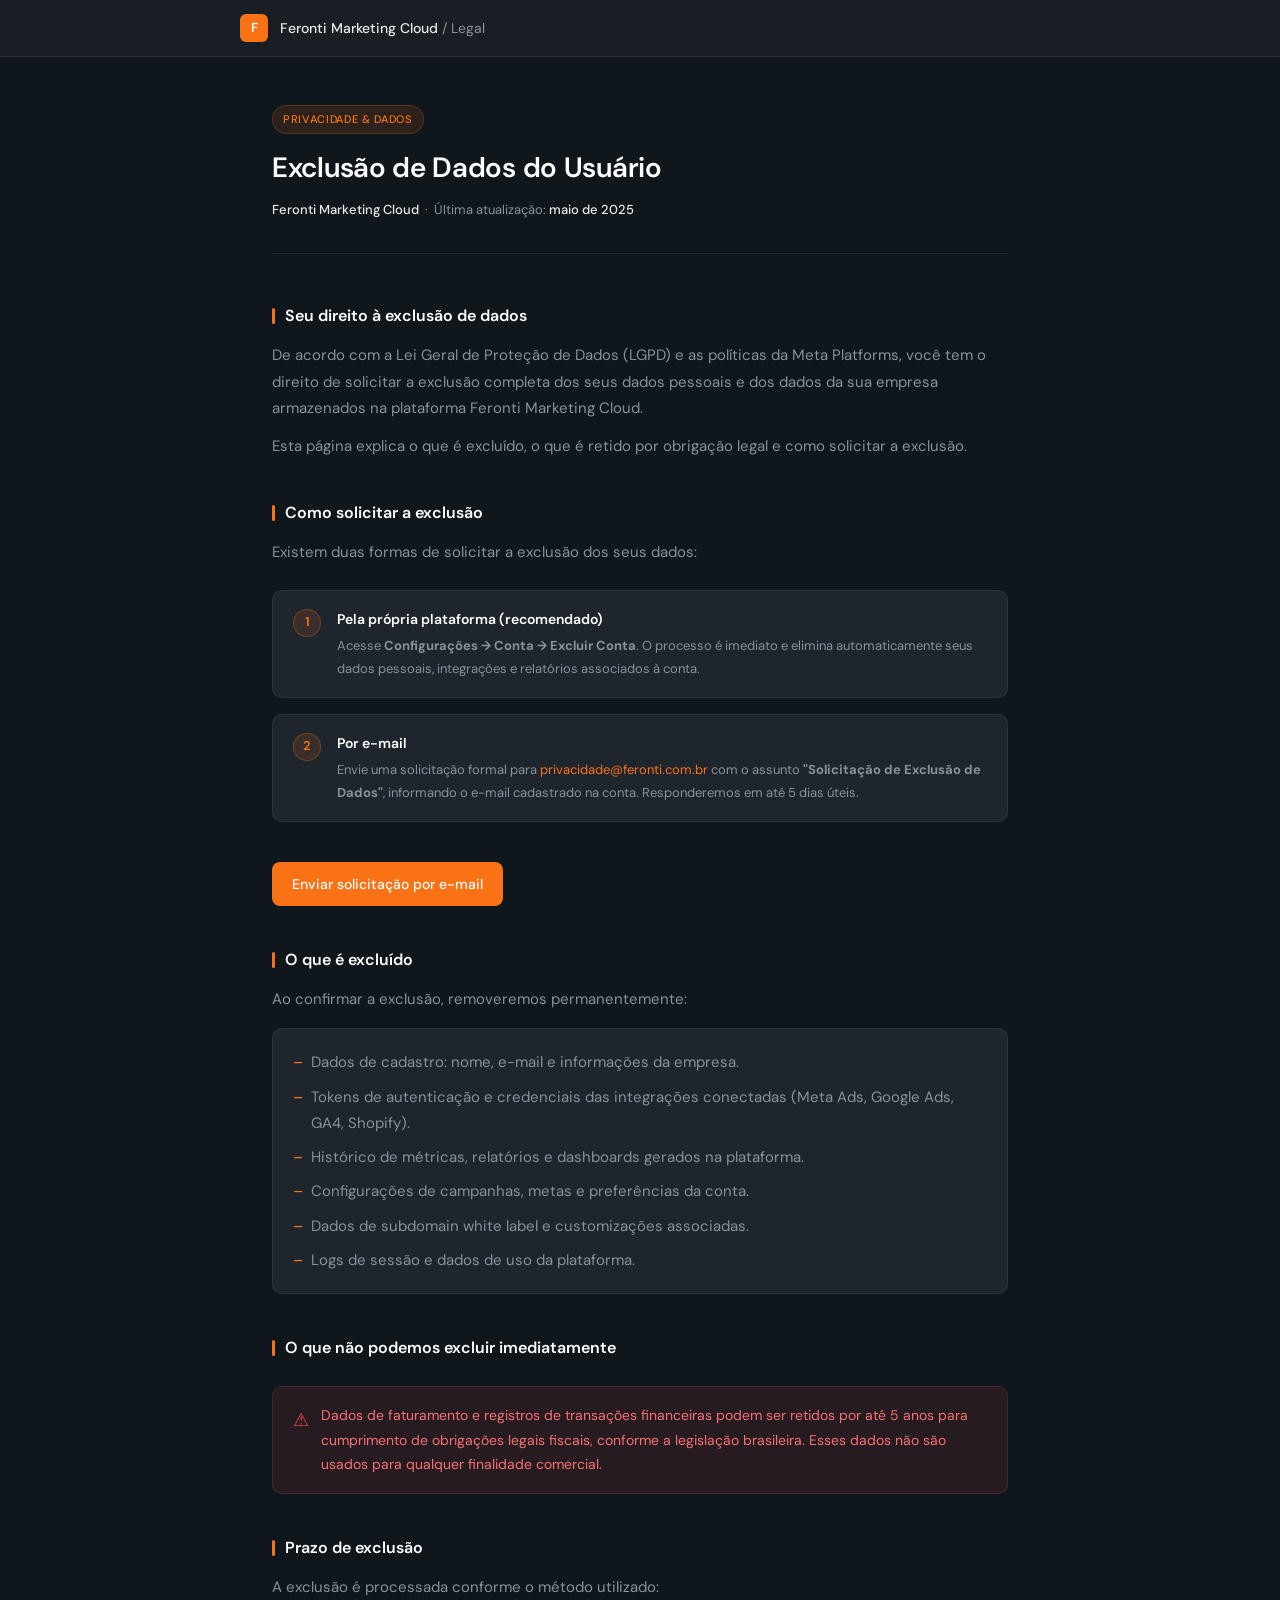
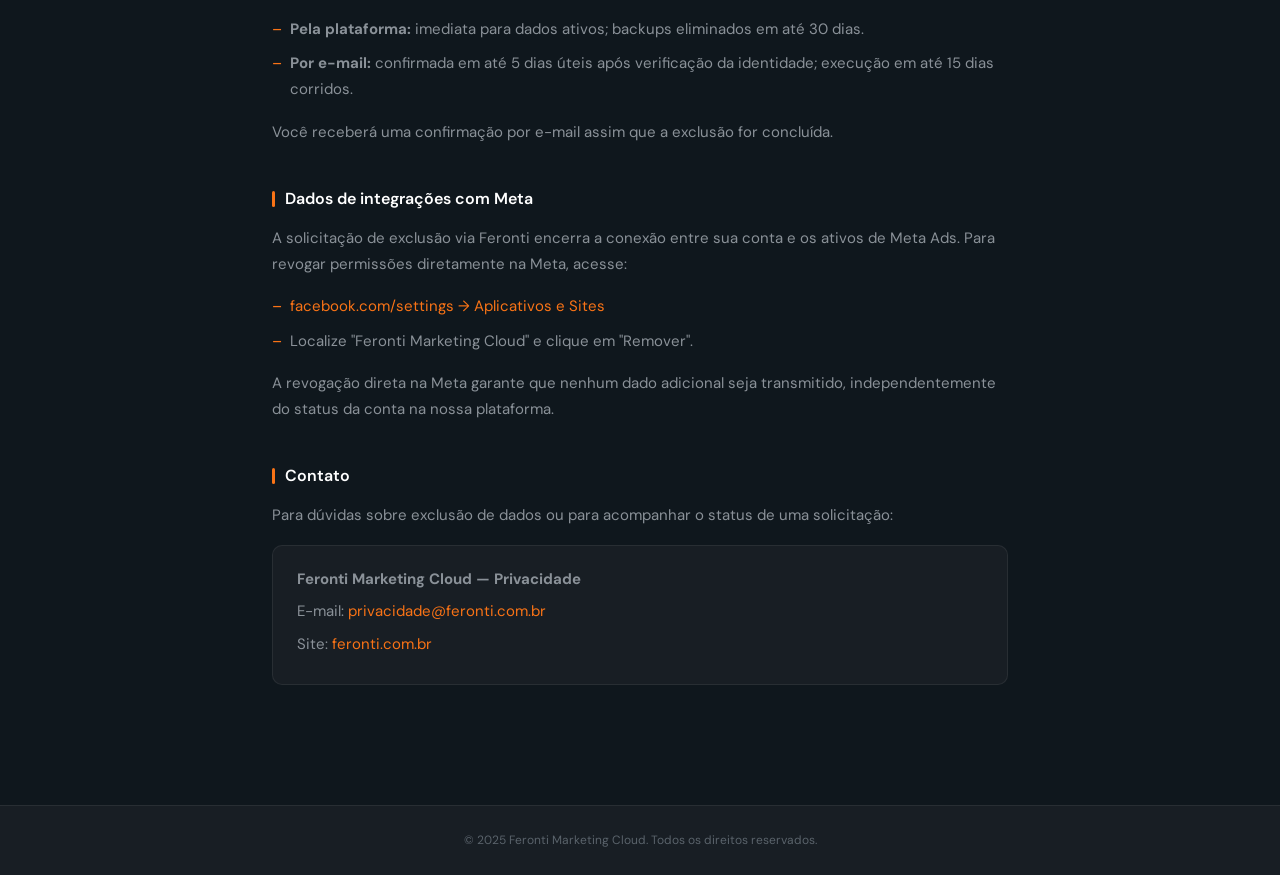
<file: data-deletion.html>
<!DOCTYPE html>
<html lang="pt-BR">
<head>
<meta charset="UTF-8">
<meta name="viewport" content="width=device-width, initial-scale=1.0">
<title>Exclusão de Dados — Feronti Marketing Cloud</title>
<link href="https://fonts.googleapis.com/css2?family=DM+Sans:ital,wght@0,300;0,400;0,500;0,600;1,400&display=swap" rel="stylesheet">
<style>
  *, *::before, *::after { box-sizing: border-box; margin: 0; padding: 0; }
  :root {
    --bg: #0f171d;
    --surface: #181e24;
    --surface2: #1e252d;
    --border: rgba(255,255,255,0.07);
    --orange: #f97316;
    --orange-dim: rgba(249,115,22,0.12);
    --text: #e8eaed;
    --text-muted: #8a9198;
    --text-dim: #5a636b;
    --red: #ef4444;
    --red-dim: rgba(239,68,68,0.1);
  }
  html { scroll-behavior: smooth; }
  body {
    font-family: 'DM Sans', sans-serif;
    background: var(--bg);
    color: var(--text);
    line-height: 1.75;
    font-size: 15px;
    min-height: 100vh;
  }
  header {
    background: var(--surface);
    border-bottom: 1px solid var(--border);
    padding: 0 2rem;
    position: sticky;
    top: 0;
    z-index: 100;
  }
  .header-inner {
    max-width: 800px;
    margin: 0 auto;
    display: flex;
    align-items: center;
    gap: 12px;
    height: 56px;
  }
  .logo-mark {
    width: 28px;
    height: 28px;
    background: var(--orange);
    border-radius: 6px;
    display: flex;
    align-items: center;
    justify-content: center;
    font-size: 13px;
    font-weight: 600;
    color: #fff;
    flex-shrink: 0;
  }
  .brand {
    font-size: 14px;
    font-weight: 500;
    color: var(--text);
  }
  .brand span { color: var(--text-muted); font-weight: 400; }
  main {
    max-width: 800px;
    margin: 0 auto;
    padding: 3rem 2rem 5rem;
  }
  .page-header {
    margin-bottom: 3rem;
    padding-bottom: 2rem;
    border-bottom: 1px solid var(--border);
  }
  .page-tag {
    display: inline-flex;
    align-items: center;
    gap: 6px;
    background: var(--orange-dim);
    border: 1px solid rgba(249,115,22,0.2);
    color: var(--orange);
    font-size: 11px;
    font-weight: 500;
    letter-spacing: 0.06em;
    text-transform: uppercase;
    padding: 4px 10px;
    border-radius: 20px;
    margin-bottom: 1rem;
  }
  h1 {
    font-size: 28px;
    font-weight: 600;
    color: #fff;
    line-height: 1.3;
    margin-bottom: 0.75rem;
    letter-spacing: -0.3px;
  }
  .page-meta {
    color: var(--text-muted);
    font-size: 13px;
  }
  .page-meta strong { color: var(--text); font-weight: 500; }
  section { margin-bottom: 2.5rem; }
  h2 {
    font-size: 16px;
    font-weight: 600;
    color: #fff;
    margin-bottom: 0.75rem;
    display: flex;
    align-items: center;
    gap: 10px;
  }
  h2::before {
    content: '';
    display: block;
    width: 3px;
    height: 16px;
    background: var(--orange);
    border-radius: 2px;
    flex-shrink: 0;
  }
  p { color: var(--text-muted); margin-bottom: 0.75rem; }
  p:last-child { margin-bottom: 0; }
  ul { list-style: none; padding: 0; margin-bottom: 0.75rem; }
  ul li {
    color: var(--text-muted);
    padding: 4px 0 4px 18px;
    position: relative;
  }
  ul li::before {
    content: '–';
    position: absolute;
    left: 0;
    color: var(--orange);
    font-weight: 500;
  }
  a { color: var(--orange); text-decoration: none; }
  a:hover { text-decoration: underline; }

  /* Steps */
  .steps {
    display: flex;
    flex-direction: column;
    gap: 1rem;
    margin: 1.5rem 0;
  }
  .step {
    display: flex;
    gap: 1rem;
    align-items: flex-start;
    background: var(--surface2);
    border: 1px solid var(--border);
    border-radius: 10px;
    padding: 1rem 1.25rem;
  }
  .step-number {
    width: 28px;
    height: 28px;
    border-radius: 50%;
    background: var(--orange-dim);
    border: 1px solid rgba(249,115,22,0.3);
    color: var(--orange);
    font-size: 13px;
    font-weight: 600;
    display: flex;
    align-items: center;
    justify-content: center;
    flex-shrink: 0;
    margin-top: 2px;
  }
  .step-content h3 {
    font-size: 14px;
    font-weight: 600;
    color: #fff;
    margin-bottom: 4px;
  }
  .step-content p {
    font-size: 13px;
    margin: 0;
  }

  /* Alert */
  .alert {
    background: var(--red-dim);
    border: 1px solid rgba(239,68,68,0.2);
    border-radius: 10px;
    padding: 1rem 1.25rem;
    margin: 1.5rem 0;
    display: flex;
    gap: 12px;
    align-items: flex-start;
  }
  .alert-icon {
    color: var(--red);
    font-size: 18px;
    margin-top: 2px;
    flex-shrink: 0;
  }
  .alert p {
    color: #f87171;
    font-size: 14px;
    margin: 0;
  }

  /* Email button */
  .email-btn {
    display: inline-flex;
    align-items: center;
    gap: 8px;
    background: var(--orange);
    color: #fff;
    font-family: 'DM Sans', sans-serif;
    font-size: 14px;
    font-weight: 500;
    padding: 10px 20px;
    border-radius: 8px;
    text-decoration: none;
    margin-top: 1rem;
    transition: opacity 0.15s;
  }
  .email-btn:hover { opacity: 0.88; text-decoration: none; }

  .contact-card {
    background: var(--surface);
    border: 1px solid var(--border);
    border-radius: 10px;
    padding: 1.25rem 1.5rem;
    margin-top: 1rem;
  }
  .contact-card p { margin-bottom: 0.4rem; }

  .data-list {
    background: var(--surface2);
    border: 1px solid var(--border);
    border-radius: 10px;
    padding: 1rem 1.25rem;
    margin: 1rem 0;
  }
  .data-list ul { margin: 0; }

  footer {
    border-top: 1px solid var(--border);
    background: var(--surface);
    text-align: center;
    padding: 1.5rem 2rem;
    color: var(--text-dim);
    font-size: 12px;
  }
</style>
</head>
<body>
<header>
  <div class="header-inner">
    <div class="logo-mark">F</div>
    <span class="brand">Feronti Marketing Cloud <span>/ Legal</span></span>
  </div>
</header>
<main>
  <div class="page-header">
    <div class="page-tag">Privacidade & Dados</div>
    <h1>Exclusão de Dados do Usuário</h1>
    <p class="page-meta">
      <strong>Feronti Marketing Cloud</strong> &nbsp;·&nbsp; Última atualização: <strong>maio de 2025</strong>
    </p>
  </div>

  <section>
    <h2>Seu direito à exclusão de dados</h2>
    <p>De acordo com a Lei Geral de Proteção de Dados (LGPD) e as políticas da Meta Platforms, você tem o direito de solicitar a exclusão completa dos seus dados pessoais e dos dados da sua empresa armazenados na plataforma Feronti Marketing Cloud.</p>
    <p>Esta página explica o que é excluído, o que é retido por obrigação legal e como solicitar a exclusão.</p>
  </section>

  <section>
    <h2>Como solicitar a exclusão</h2>
    <p>Existem duas formas de solicitar a exclusão dos seus dados:</p>

    <div class="steps">
      <div class="step">
        <div class="step-number">1</div>
        <div class="step-content">
          <h3>Pela própria plataforma (recomendado)</h3>
          <p>Acesse <strong>Configurações → Conta → Excluir Conta</strong>. O processo é imediato e elimina automaticamente seus dados pessoais, integrações e relatórios associados à conta.</p>
        </div>
      </div>
      <div class="step">
        <div class="step-number">2</div>
        <div class="step-content">
          <h3>Por e-mail</h3>
          <p>Envie uma solicitação formal para <a href="mailto:privacidade@feronti.com.br">privacidade@feronti.com.br</a> com o assunto <strong>"Solicitação de Exclusão de Dados"</strong>, informando o e-mail cadastrado na conta. Responderemos em até 5 dias úteis.</p>
        </div>
      </div>
    </div>

    <a class="email-btn" href="mailto:privacidade@feronti.com.br?subject=Solicita%C3%A7%C3%A3o%20de%20Exclus%C3%A3o%20de%20Dados">
      Enviar solicitação por e-mail
    </a>
  </section>

  <section>
    <h2>O que é excluído</h2>
    <p>Ao confirmar a exclusão, removeremos permanentemente:</p>
    <div class="data-list">
      <ul>
        <li>Dados de cadastro: nome, e-mail e informações da empresa.</li>
        <li>Tokens de autenticação e credenciais das integrações conectadas (Meta Ads, Google Ads, GA4, Shopify).</li>
        <li>Histórico de métricas, relatórios e dashboards gerados na plataforma.</li>
        <li>Configurações de campanhas, metas e preferências da conta.</li>
        <li>Dados de subdomain white label e customizações associadas.</li>
        <li>Logs de sessão e dados de uso da plataforma.</li>
      </ul>
    </div>
  </section>

  <section>
    <h2>O que não podemos excluir imediatamente</h2>
    <div class="alert">
      <div class="alert-icon">⚠</div>
      <p>Dados de faturamento e registros de transações financeiras podem ser retidos por até 5 anos para cumprimento de obrigações legais fiscais, conforme a legislação brasileira. Esses dados não são usados para qualquer finalidade comercial.</p>
    </div>
  </section>

  <section>
    <h2>Prazo de exclusão</h2>
    <p>A exclusão é processada conforme o método utilizado:</p>
    <ul>
      <li><strong>Pela plataforma:</strong> imediata para dados ativos; backups eliminados em até 30 dias.</li>
      <li><strong>Por e-mail:</strong> confirmada em até 5 dias úteis após verificação da identidade; execução em até 15 dias corridos.</li>
    </ul>
    <p>Você receberá uma confirmação por e-mail assim que a exclusão for concluída.</p>
  </section>

  <section>
    <h2>Dados de integrações com Meta</h2>
    <p>A solicitação de exclusão via Feronti encerra a conexão entre sua conta e os ativos de Meta Ads. Para revogar permissões diretamente na Meta, acesse:</p>
    <ul>
      <li><a href="https://www.facebook.com/settings?tab=applications" target="_blank">facebook.com/settings → Aplicativos e Sites</a></li>
      <li>Localize "Feronti Marketing Cloud" e clique em "Remover".</li>
    </ul>
    <p>A revogação direta na Meta garante que nenhum dado adicional seja transmitido, independentemente do status da conta na nossa plataforma.</p>
  </section>

  <section>
    <h2>Contato</h2>
    <p>Para dúvidas sobre exclusão de dados ou para acompanhar o status de uma solicitação:</p>
    <div class="contact-card">
      <p><strong>Feronti Marketing Cloud — Privacidade</strong></p>
      <p>E-mail: <a href="mailto:privacidade@feronti.com.br">privacidade@feronti.com.br</a></p>
      <p>Site: <a href="https://feronti.com.br" target="_blank">feronti.com.br</a></p>
    </div>
  </section>
</main>
<footer>
  &copy; 2025 Feronti Marketing Cloud. Todos os direitos reservados.
</footer>
</body>
</html>
</file>
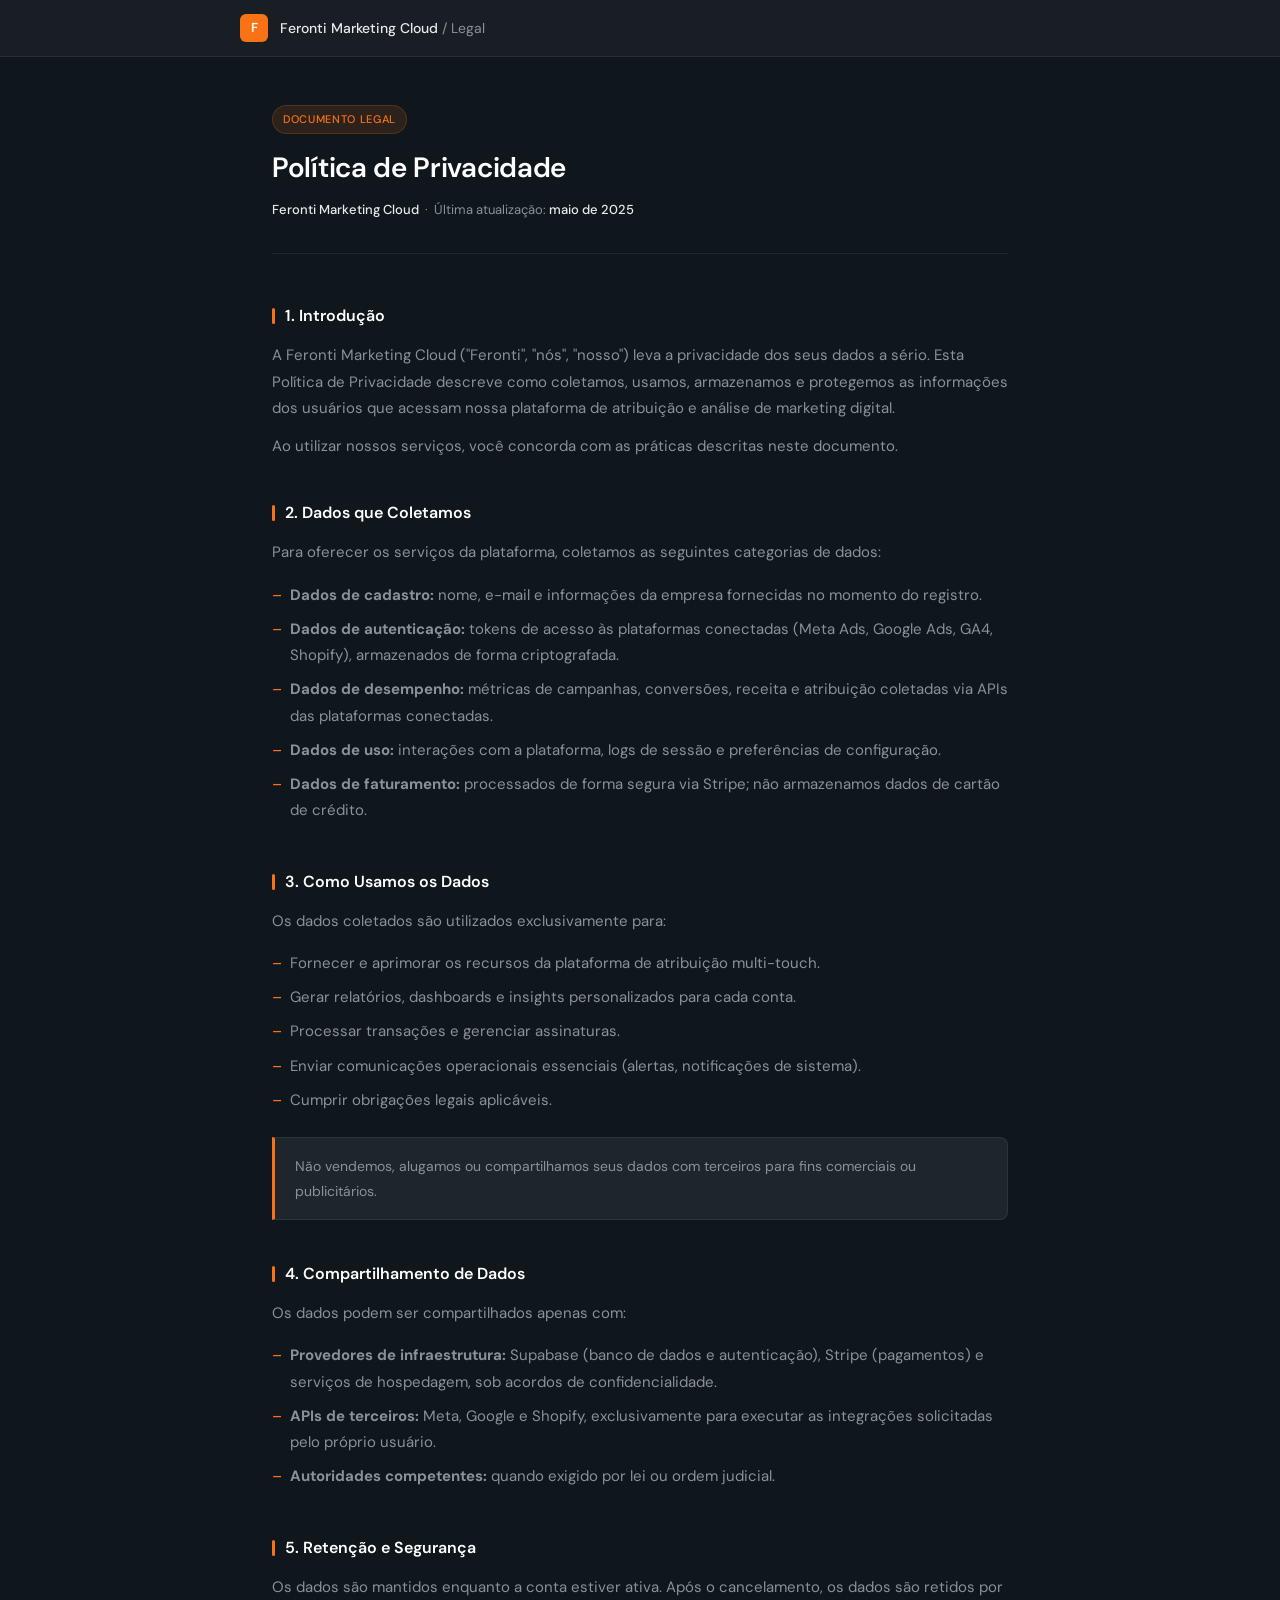
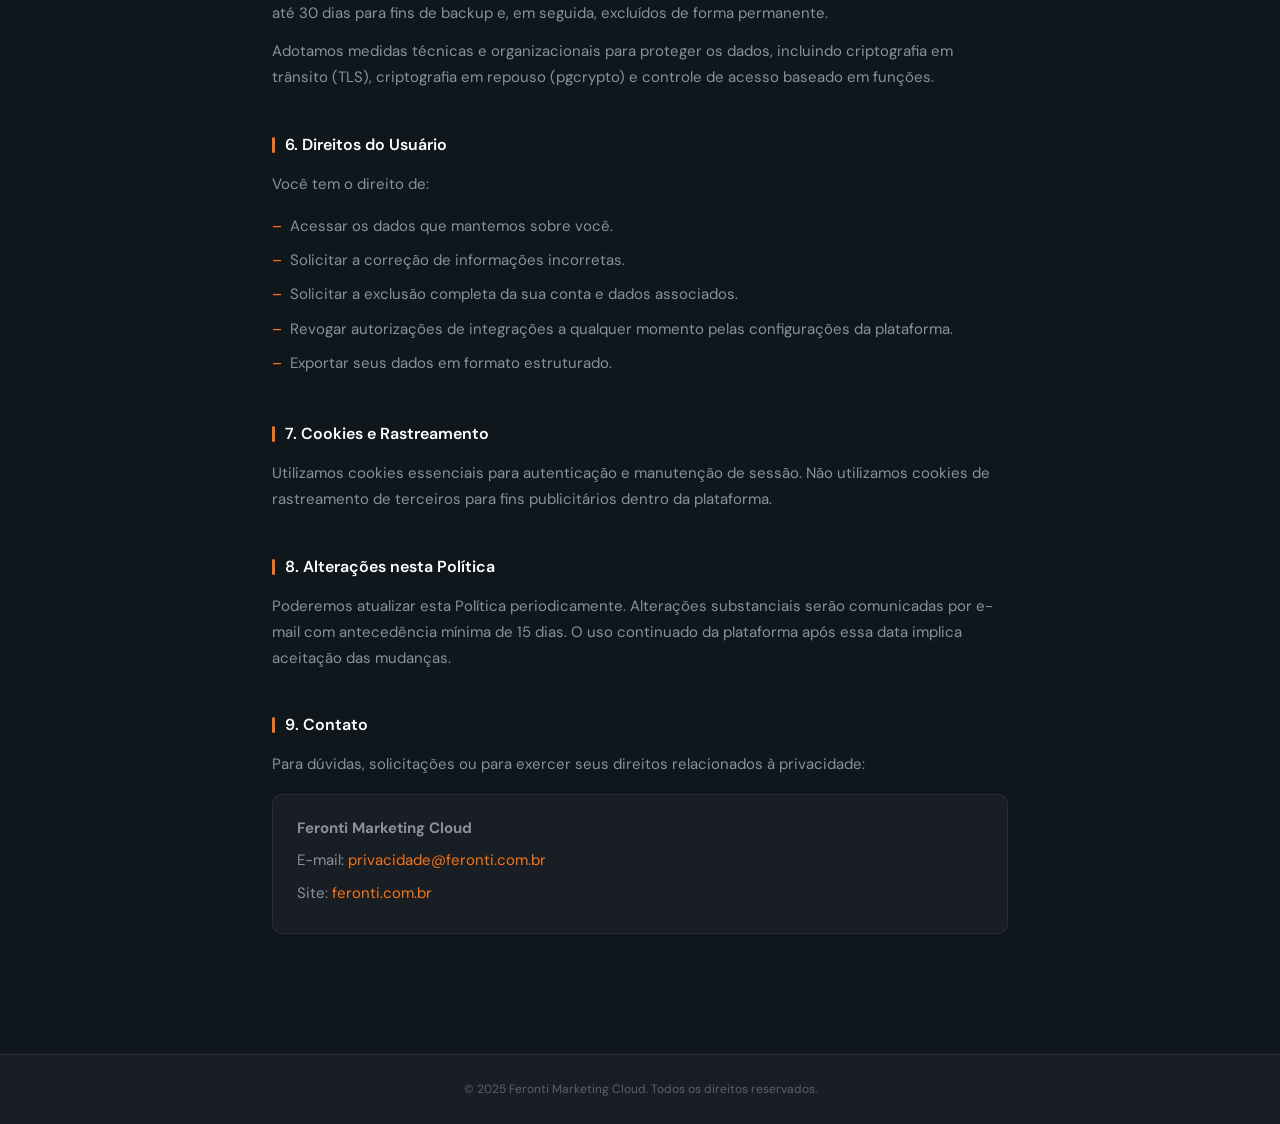
<file: privacy-policy.html>
<!DOCTYPE html>
<html lang="pt-BR">
<head>
<meta charset="UTF-8">
<meta name="viewport" content="width=device-width, initial-scale=1.0">
<title>Política de Privacidade — Feronti Marketing Cloud</title>
<link href="https://fonts.googleapis.com/css2?family=DM+Sans:ital,wght@0,300;0,400;0,500;0,600;1,400&display=swap" rel="stylesheet">
<style>
  *, *::before, *::after { box-sizing: border-box; margin: 0; padding: 0; }
  :root {
    --bg: #0f171d;
    --surface: #181e24;
    --surface2: #1e252d;
    --border: rgba(255,255,255,0.07);
    --orange: #f97316;
    --orange-dim: rgba(249,115,22,0.12);
    --text: #e8eaed;
    --text-muted: #8a9198;
    --text-dim: #5a636b;
  }
  html { scroll-behavior: smooth; }
  body {
    font-family: 'DM Sans', sans-serif;
    background: var(--bg);
    color: var(--text);
    line-height: 1.75;
    font-size: 15px;
    min-height: 100vh;
  }
  header {
    background: var(--surface);
    border-bottom: 1px solid var(--border);
    padding: 0 2rem;
    position: sticky;
    top: 0;
    z-index: 100;
    backdrop-filter: blur(8px);
  }
  .header-inner {
    max-width: 800px;
    margin: 0 auto;
    display: flex;
    align-items: center;
    gap: 12px;
    height: 56px;
  }
  .logo-mark {
    width: 28px;
    height: 28px;
    background: var(--orange);
    border-radius: 6px;
    display: flex;
    align-items: center;
    justify-content: center;
    font-size: 13px;
    font-weight: 600;
    color: #fff;
    letter-spacing: -0.5px;
    flex-shrink: 0;
  }
  .brand {
    font-size: 14px;
    font-weight: 500;
    color: var(--text);
  }
  .brand span {
    color: var(--text-muted);
    font-weight: 400;
  }
  main {
    max-width: 800px;
    margin: 0 auto;
    padding: 3rem 2rem 5rem;
  }
  .page-header {
    margin-bottom: 3rem;
    padding-bottom: 2rem;
    border-bottom: 1px solid var(--border);
  }
  .page-tag {
    display: inline-flex;
    align-items: center;
    gap: 6px;
    background: var(--orange-dim);
    border: 1px solid rgba(249,115,22,0.2);
    color: var(--orange);
    font-size: 11px;
    font-weight: 500;
    letter-spacing: 0.06em;
    text-transform: uppercase;
    padding: 4px 10px;
    border-radius: 20px;
    margin-bottom: 1rem;
  }
  h1 {
    font-size: 28px;
    font-weight: 600;
    color: #fff;
    line-height: 1.3;
    margin-bottom: 0.75rem;
    letter-spacing: -0.3px;
  }
  .page-meta {
    color: var(--text-muted);
    font-size: 13px;
  }
  .page-meta strong {
    color: var(--text);
    font-weight: 500;
  }
  section {
    margin-bottom: 2.5rem;
  }
  h2 {
    font-size: 16px;
    font-weight: 600;
    color: #fff;
    margin-bottom: 0.75rem;
    display: flex;
    align-items: center;
    gap: 10px;
  }
  h2::before {
    content: '';
    display: block;
    width: 3px;
    height: 16px;
    background: var(--orange);
    border-radius: 2px;
    flex-shrink: 0;
  }
  p {
    color: var(--text-muted);
    margin-bottom: 0.75rem;
  }
  p:last-child { margin-bottom: 0; }
  ul {
    list-style: none;
    padding: 0;
    margin-bottom: 0.75rem;
  }
  ul li {
    color: var(--text-muted);
    padding: 4px 0 4px 18px;
    position: relative;
  }
  ul li::before {
    content: '–';
    position: absolute;
    left: 0;
    color: var(--orange);
    font-weight: 500;
  }
  .highlight-box {
    background: var(--surface2);
    border: 1px solid var(--border);
    border-left: 3px solid var(--orange);
    border-radius: 0 8px 8px 0;
    padding: 1rem 1.25rem;
    margin: 1.25rem 0;
  }
  .highlight-box p {
    margin: 0;
    font-size: 14px;
  }
  a {
    color: var(--orange);
    text-decoration: none;
  }
  a:hover { text-decoration: underline; }
  .contact-card {
    background: var(--surface);
    border: 1px solid var(--border);
    border-radius: 10px;
    padding: 1.25rem 1.5rem;
    margin-top: 1rem;
  }
  .contact-card p {
    margin-bottom: 0.4rem;
  }
  footer {
    border-top: 1px solid var(--border);
    background: var(--surface);
    text-align: center;
    padding: 1.5rem 2rem;
    color: var(--text-dim);
    font-size: 12px;
  }
</style>
</head>
<body>
<header>
  <div class="header-inner">
    <div class="logo-mark">F</div>
    <span class="brand">Feronti Marketing Cloud <span>/ Legal</span></span>
  </div>
</header>
<main>
  <div class="page-header">
    <div class="page-tag">Documento Legal</div>
    <h1>Política de Privacidade</h1>
    <p class="page-meta">
      <strong>Feronti Marketing Cloud</strong> &nbsp;·&nbsp; Última atualização: <strong>maio de 2025</strong>
    </p>
  </div>

  <section>
    <h2>1. Introdução</h2>
    <p>A Feronti Marketing Cloud ("Feronti", "nós", "nosso") leva a privacidade dos seus dados a sério. Esta Política de Privacidade descreve como coletamos, usamos, armazenamos e protegemos as informações dos usuários que acessam nossa plataforma de atribuição e análise de marketing digital.</p>
    <p>Ao utilizar nossos serviços, você concorda com as práticas descritas neste documento.</p>
  </section>

  <section>
    <h2>2. Dados que Coletamos</h2>
    <p>Para oferecer os serviços da plataforma, coletamos as seguintes categorias de dados:</p>
    <ul>
      <li><strong>Dados de cadastro:</strong> nome, e-mail e informações da empresa fornecidas no momento do registro.</li>
      <li><strong>Dados de autenticação:</strong> tokens de acesso às plataformas conectadas (Meta Ads, Google Ads, GA4, Shopify), armazenados de forma criptografada.</li>
      <li><strong>Dados de desempenho:</strong> métricas de campanhas, conversões, receita e atribuição coletadas via APIs das plataformas conectadas.</li>
      <li><strong>Dados de uso:</strong> interações com a plataforma, logs de sessão e preferências de configuração.</li>
      <li><strong>Dados de faturamento:</strong> processados de forma segura via Stripe; não armazenamos dados de cartão de crédito.</li>
    </ul>
  </section>

  <section>
    <h2>3. Como Usamos os Dados</h2>
    <p>Os dados coletados são utilizados exclusivamente para:</p>
    <ul>
      <li>Fornecer e aprimorar os recursos da plataforma de atribuição multi-touch.</li>
      <li>Gerar relatórios, dashboards e insights personalizados para cada conta.</li>
      <li>Processar transações e gerenciar assinaturas.</li>
      <li>Enviar comunicações operacionais essenciais (alertas, notificações de sistema).</li>
      <li>Cumprir obrigações legais aplicáveis.</li>
    </ul>
    <div class="highlight-box">
      <p>Não vendemos, alugamos ou compartilhamos seus dados com terceiros para fins comerciais ou publicitários.</p>
    </div>
  </section>

  <section>
    <h2>4. Compartilhamento de Dados</h2>
    <p>Os dados podem ser compartilhados apenas com:</p>
    <ul>
      <li><strong>Provedores de infraestrutura:</strong> Supabase (banco de dados e autenticação), Stripe (pagamentos) e serviços de hospedagem, sob acordos de confidencialidade.</li>
      <li><strong>APIs de terceiros:</strong> Meta, Google e Shopify, exclusivamente para executar as integrações solicitadas pelo próprio usuário.</li>
      <li><strong>Autoridades competentes:</strong> quando exigido por lei ou ordem judicial.</li>
    </ul>
  </section>

  <section>
    <h2>5. Retenção e Segurança</h2>
    <p>Os dados são mantidos enquanto a conta estiver ativa. Após o cancelamento, os dados são retidos por até 30 dias para fins de backup e, em seguida, excluídos de forma permanente.</p>
    <p>Adotamos medidas técnicas e organizacionais para proteger os dados, incluindo criptografia em trânsito (TLS), criptografia em repouso (pgcrypto) e controle de acesso baseado em funções.</p>
  </section>

  <section>
    <h2>6. Direitos do Usuário</h2>
    <p>Você tem o direito de:</p>
    <ul>
      <li>Acessar os dados que mantemos sobre você.</li>
      <li>Solicitar a correção de informações incorretas.</li>
      <li>Solicitar a exclusão completa da sua conta e dados associados.</li>
      <li>Revogar autorizações de integrações a qualquer momento pelas configurações da plataforma.</li>
      <li>Exportar seus dados em formato estruturado.</li>
    </ul>
  </section>

  <section>
    <h2>7. Cookies e Rastreamento</h2>
    <p>Utilizamos cookies essenciais para autenticação e manutenção de sessão. Não utilizamos cookies de rastreamento de terceiros para fins publicitários dentro da plataforma.</p>
  </section>

  <section>
    <h2>8. Alterações nesta Política</h2>
    <p>Poderemos atualizar esta Política periodicamente. Alterações substanciais serão comunicadas por e-mail com antecedência mínima de 15 dias. O uso continuado da plataforma após essa data implica aceitação das mudanças.</p>
  </section>

  <section>
    <h2>9. Contato</h2>
    <p>Para dúvidas, solicitações ou para exercer seus direitos relacionados à privacidade:</p>
    <div class="contact-card">
      <p><strong>Feronti Marketing Cloud</strong></p>
      <p>E-mail: <a href="mailto:privacidade@feronti.com.br">privacidade@feronti.com.br</a></p>
      <p>Site: <a href="https://feronti.com.br" target="_blank">feronti.com.br</a></p>
    </div>
  </section>
</main>
<footer>
  &copy; 2025 Feronti Marketing Cloud. Todos os direitos reservados.
</footer>
</body>
</html>
</file>
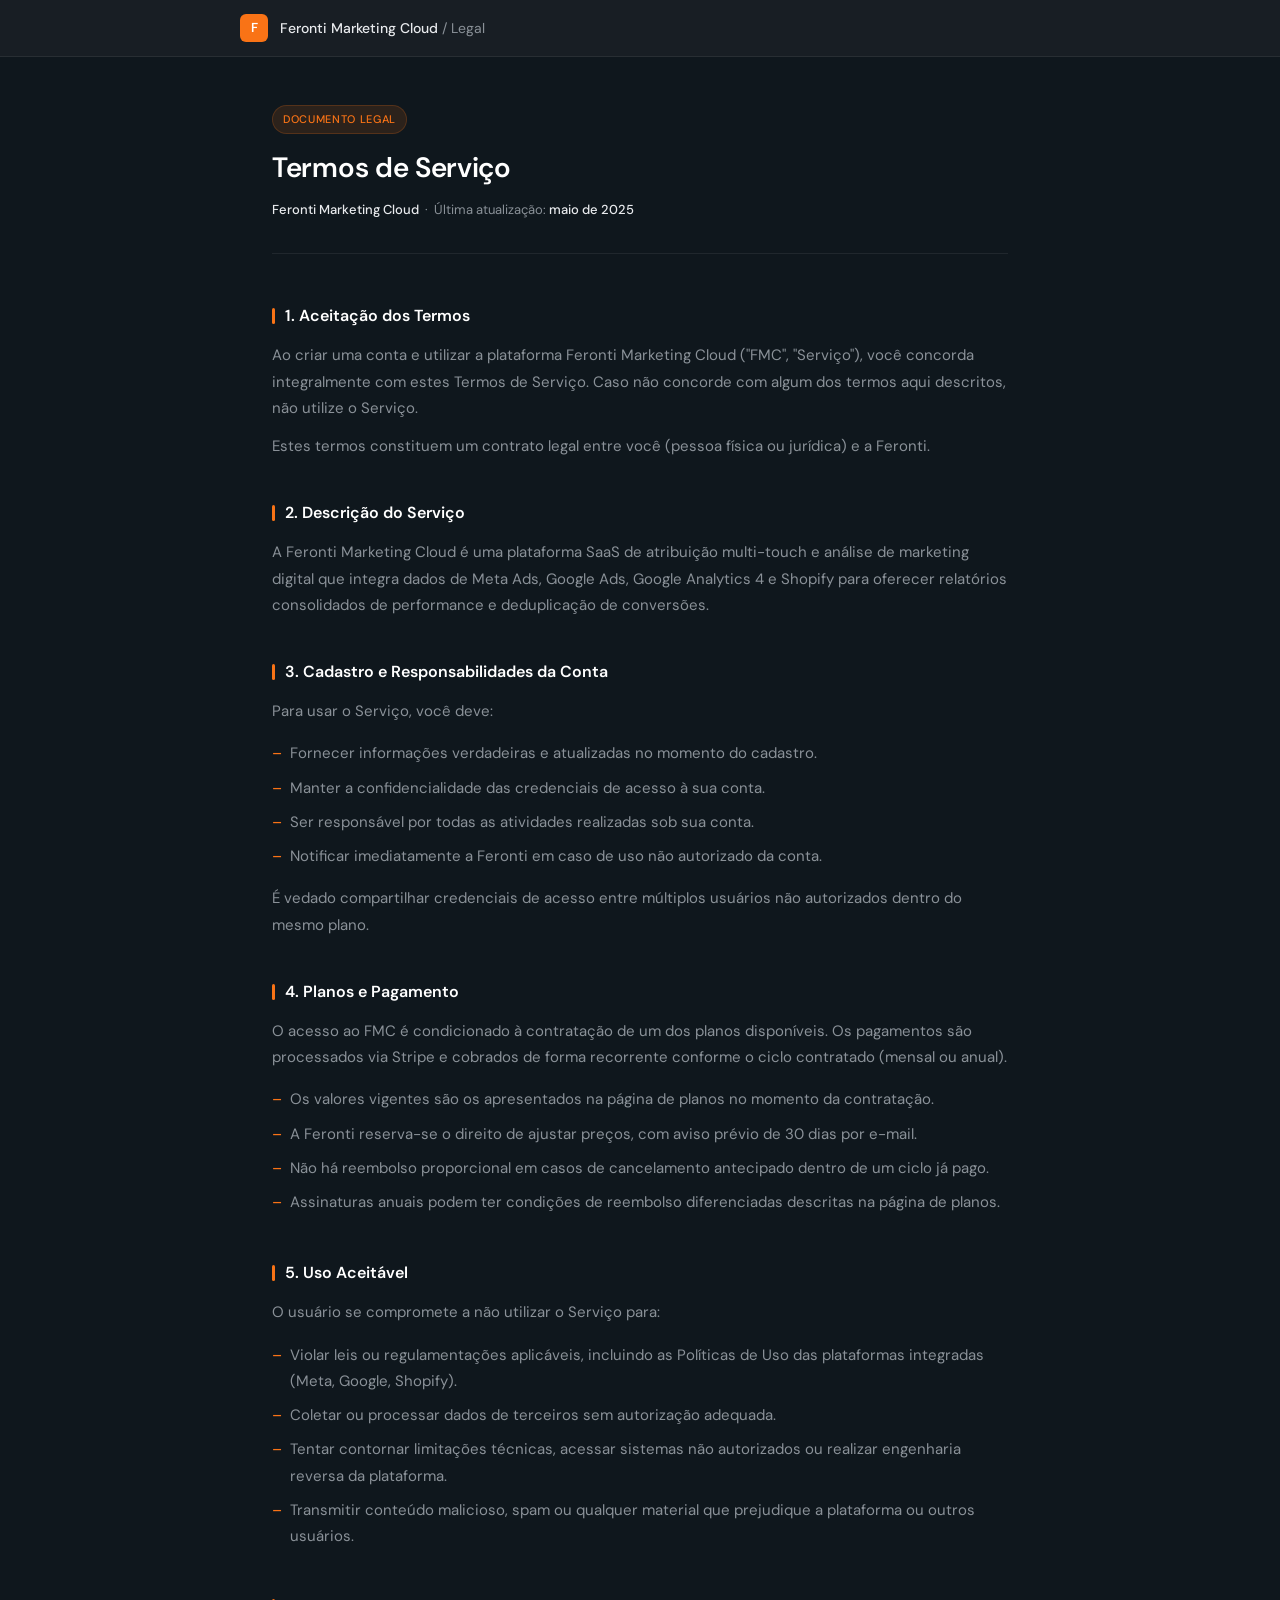
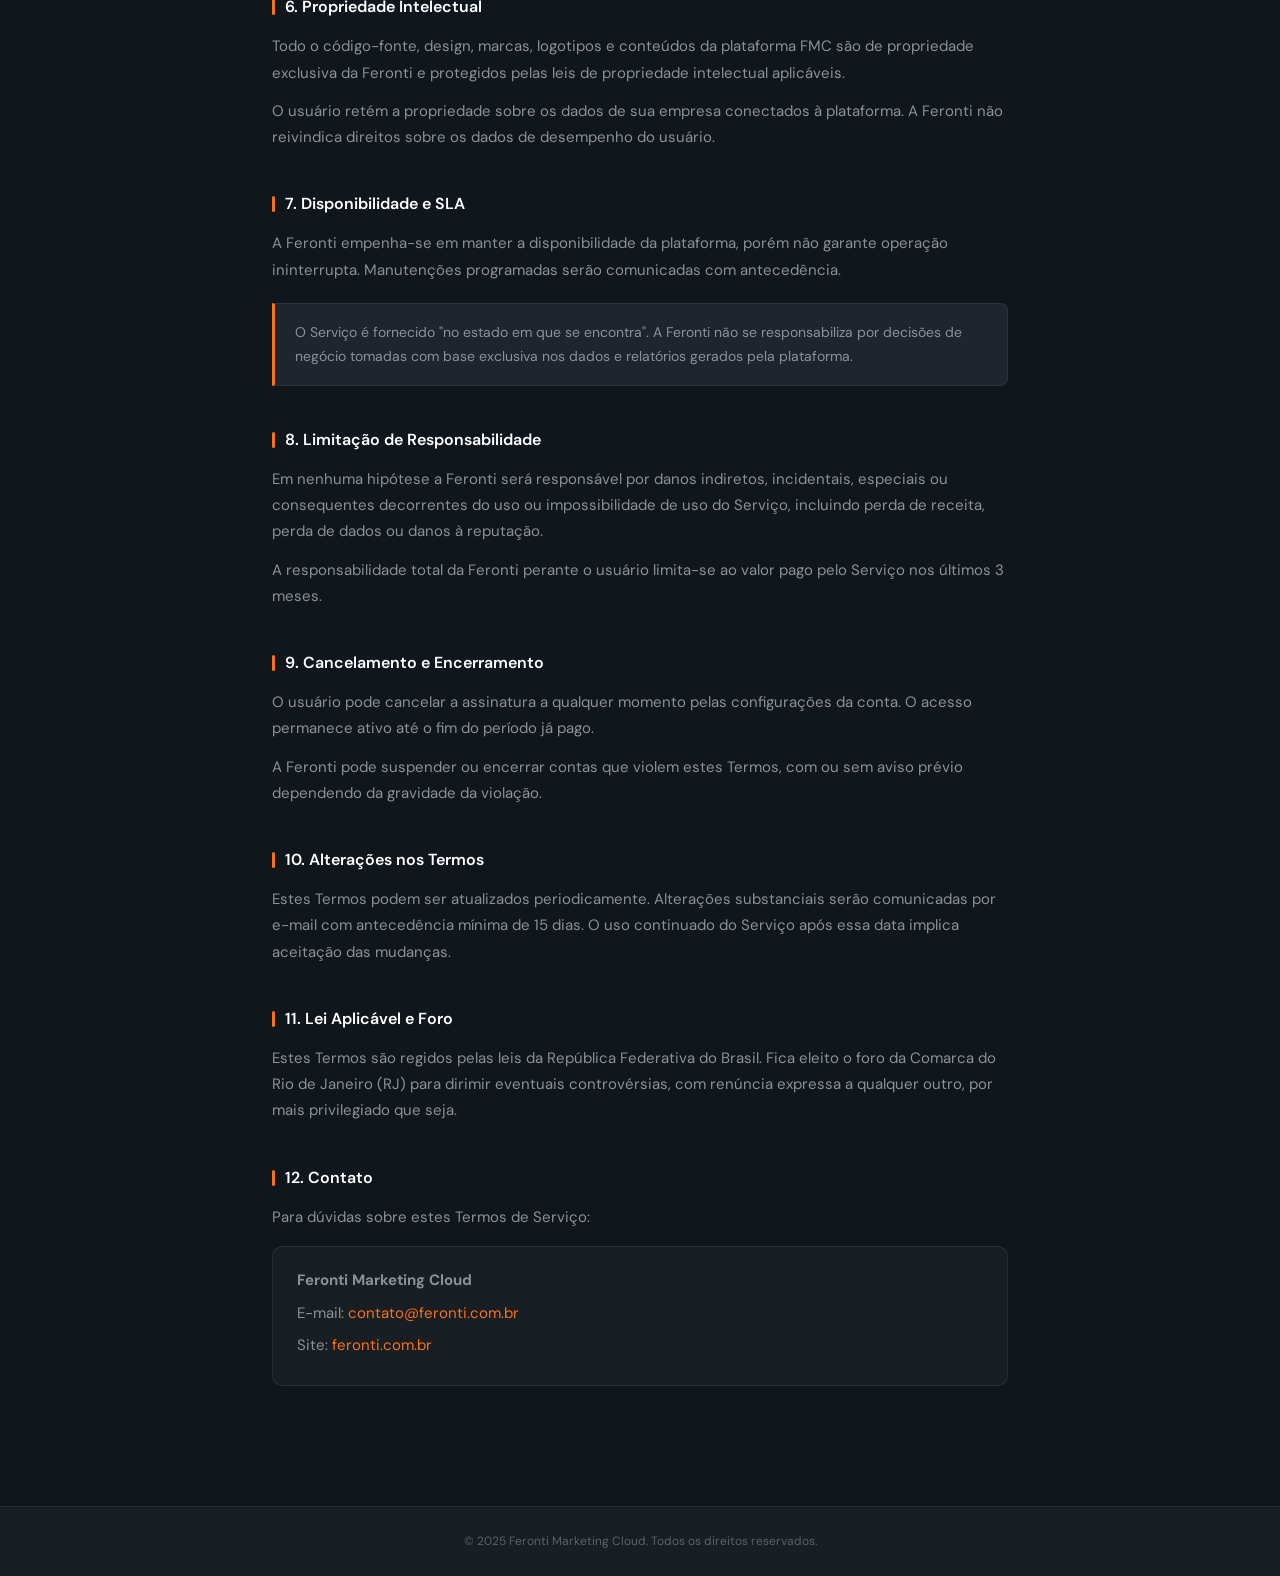
<file: terms-of-service.html>
<!DOCTYPE html>
<html lang="pt-BR">
<head>
<meta charset="UTF-8">
<meta name="viewport" content="width=device-width, initial-scale=1.0">
<title>Termos de Serviço — Feronti Marketing Cloud</title>
<link href="https://fonts.googleapis.com/css2?family=DM+Sans:ital,wght@0,300;0,400;0,500;0,600;1,400&display=swap" rel="stylesheet">
<style>
  *, *::before, *::after { box-sizing: border-box; margin: 0; padding: 0; }
  :root {
    --bg: #0f171d;
    --surface: #181e24;
    --surface2: #1e252d;
    --border: rgba(255,255,255,0.07);
    --orange: #f97316;
    --orange-dim: rgba(249,115,22,0.12);
    --text: #e8eaed;
    --text-muted: #8a9198;
    --text-dim: #5a636b;
  }
  html { scroll-behavior: smooth; }
  body {
    font-family: 'DM Sans', sans-serif;
    background: var(--bg);
    color: var(--text);
    line-height: 1.75;
    font-size: 15px;
    min-height: 100vh;
  }
  header {
    background: var(--surface);
    border-bottom: 1px solid var(--border);
    padding: 0 2rem;
    position: sticky;
    top: 0;
    z-index: 100;
  }
  .header-inner {
    max-width: 800px;
    margin: 0 auto;
    display: flex;
    align-items: center;
    gap: 12px;
    height: 56px;
  }
  .logo-mark {
    width: 28px;
    height: 28px;
    background: var(--orange);
    border-radius: 6px;
    display: flex;
    align-items: center;
    justify-content: center;
    font-size: 13px;
    font-weight: 600;
    color: #fff;
    flex-shrink: 0;
  }
  .brand {
    font-size: 14px;
    font-weight: 500;
    color: var(--text);
  }
  .brand span { color: var(--text-muted); font-weight: 400; }
  main {
    max-width: 800px;
    margin: 0 auto;
    padding: 3rem 2rem 5rem;
  }
  .page-header {
    margin-bottom: 3rem;
    padding-bottom: 2rem;
    border-bottom: 1px solid var(--border);
  }
  .page-tag {
    display: inline-flex;
    align-items: center;
    gap: 6px;
    background: var(--orange-dim);
    border: 1px solid rgba(249,115,22,0.2);
    color: var(--orange);
    font-size: 11px;
    font-weight: 500;
    letter-spacing: 0.06em;
    text-transform: uppercase;
    padding: 4px 10px;
    border-radius: 20px;
    margin-bottom: 1rem;
  }
  h1 {
    font-size: 28px;
    font-weight: 600;
    color: #fff;
    line-height: 1.3;
    margin-bottom: 0.75rem;
    letter-spacing: -0.3px;
  }
  .page-meta {
    color: var(--text-muted);
    font-size: 13px;
  }
  .page-meta strong { color: var(--text); font-weight: 500; }
  section { margin-bottom: 2.5rem; }
  h2 {
    font-size: 16px;
    font-weight: 600;
    color: #fff;
    margin-bottom: 0.75rem;
    display: flex;
    align-items: center;
    gap: 10px;
  }
  h2::before {
    content: '';
    display: block;
    width: 3px;
    height: 16px;
    background: var(--orange);
    border-radius: 2px;
    flex-shrink: 0;
  }
  p { color: var(--text-muted); margin-bottom: 0.75rem; }
  p:last-child { margin-bottom: 0; }
  ul { list-style: none; padding: 0; margin-bottom: 0.75rem; }
  ul li {
    color: var(--text-muted);
    padding: 4px 0 4px 18px;
    position: relative;
  }
  ul li::before {
    content: '–';
    position: absolute;
    left: 0;
    color: var(--orange);
    font-weight: 500;
  }
  .highlight-box {
    background: var(--surface2);
    border: 1px solid var(--border);
    border-left: 3px solid var(--orange);
    border-radius: 0 8px 8px 0;
    padding: 1rem 1.25rem;
    margin: 1.25rem 0;
  }
  .highlight-box p { margin: 0; font-size: 14px; }
  a { color: var(--orange); text-decoration: none; }
  a:hover { text-decoration: underline; }
  .contact-card {
    background: var(--surface);
    border: 1px solid var(--border);
    border-radius: 10px;
    padding: 1.25rem 1.5rem;
    margin-top: 1rem;
  }
  .contact-card p { margin-bottom: 0.4rem; }
  footer {
    border-top: 1px solid var(--border);
    background: var(--surface);
    text-align: center;
    padding: 1.5rem 2rem;
    color: var(--text-dim);
    font-size: 12px;
  }
</style>
</head>
<body>
<header>
  <div class="header-inner">
    <div class="logo-mark">F</div>
    <span class="brand">Feronti Marketing Cloud <span>/ Legal</span></span>
  </div>
</header>
<main>
  <div class="page-header">
    <div class="page-tag">Documento Legal</div>
    <h1>Termos de Serviço</h1>
    <p class="page-meta">
      <strong>Feronti Marketing Cloud</strong> &nbsp;·&nbsp; Última atualização: <strong>maio de 2025</strong>
    </p>
  </div>

  <section>
    <h2>1. Aceitação dos Termos</h2>
    <p>Ao criar uma conta e utilizar a plataforma Feronti Marketing Cloud ("FMC", "Serviço"), você concorda integralmente com estes Termos de Serviço. Caso não concorde com algum dos termos aqui descritos, não utilize o Serviço.</p>
    <p>Estes termos constituem um contrato legal entre você (pessoa física ou jurídica) e a Feronti.</p>
  </section>

  <section>
    <h2>2. Descrição do Serviço</h2>
    <p>A Feronti Marketing Cloud é uma plataforma SaaS de atribuição multi-touch e análise de marketing digital que integra dados de Meta Ads, Google Ads, Google Analytics 4 e Shopify para oferecer relatórios consolidados de performance e deduplicação de conversões.</p>
  </section>

  <section>
    <h2>3. Cadastro e Responsabilidades da Conta</h2>
    <p>Para usar o Serviço, você deve:</p>
    <ul>
      <li>Fornecer informações verdadeiras e atualizadas no momento do cadastro.</li>
      <li>Manter a confidencialidade das credenciais de acesso à sua conta.</li>
      <li>Ser responsável por todas as atividades realizadas sob sua conta.</li>
      <li>Notificar imediatamente a Feronti em caso de uso não autorizado da conta.</li>
    </ul>
    <p>É vedado compartilhar credenciais de acesso entre múltiplos usuários não autorizados dentro do mesmo plano.</p>
  </section>

  <section>
    <h2>4. Planos e Pagamento</h2>
    <p>O acesso ao FMC é condicionado à contratação de um dos planos disponíveis. Os pagamentos são processados via Stripe e cobrados de forma recorrente conforme o ciclo contratado (mensal ou anual).</p>
    <ul>
      <li>Os valores vigentes são os apresentados na página de planos no momento da contratação.</li>
      <li>A Feronti reserva-se o direito de ajustar preços, com aviso prévio de 30 dias por e-mail.</li>
      <li>Não há reembolso proporcional em casos de cancelamento antecipado dentro de um ciclo já pago.</li>
      <li>Assinaturas anuais podem ter condições de reembolso diferenciadas descritas na página de planos.</li>
    </ul>
  </section>

  <section>
    <h2>5. Uso Aceitável</h2>
    <p>O usuário se compromete a não utilizar o Serviço para:</p>
    <ul>
      <li>Violar leis ou regulamentações aplicáveis, incluindo as Políticas de Uso das plataformas integradas (Meta, Google, Shopify).</li>
      <li>Coletar ou processar dados de terceiros sem autorização adequada.</li>
      <li>Tentar contornar limitações técnicas, acessar sistemas não autorizados ou realizar engenharia reversa da plataforma.</li>
      <li>Transmitir conteúdo malicioso, spam ou qualquer material que prejudique a plataforma ou outros usuários.</li>
    </ul>
  </section>

  <section>
    <h2>6. Propriedade Intelectual</h2>
    <p>Todo o código-fonte, design, marcas, logotipos e conteúdos da plataforma FMC são de propriedade exclusiva da Feronti e protegidos pelas leis de propriedade intelectual aplicáveis.</p>
    <p>O usuário retém a propriedade sobre os dados de sua empresa conectados à plataforma. A Feronti não reivindica direitos sobre os dados de desempenho do usuário.</p>
  </section>

  <section>
    <h2>7. Disponibilidade e SLA</h2>
    <p>A Feronti empenha-se em manter a disponibilidade da plataforma, porém não garante operação ininterrupta. Manutenções programadas serão comunicadas com antecedência.</p>
    <div class="highlight-box">
      <p>O Serviço é fornecido "no estado em que se encontra". A Feronti não se responsabiliza por decisões de negócio tomadas com base exclusiva nos dados e relatórios gerados pela plataforma.</p>
    </div>
  </section>

  <section>
    <h2>8. Limitação de Responsabilidade</h2>
    <p>Em nenhuma hipótese a Feronti será responsável por danos indiretos, incidentais, especiais ou consequentes decorrentes do uso ou impossibilidade de uso do Serviço, incluindo perda de receita, perda de dados ou danos à reputação.</p>
    <p>A responsabilidade total da Feronti perante o usuário limita-se ao valor pago pelo Serviço nos últimos 3 meses.</p>
  </section>

  <section>
    <h2>9. Cancelamento e Encerramento</h2>
    <p>O usuário pode cancelar a assinatura a qualquer momento pelas configurações da conta. O acesso permanece ativo até o fim do período já pago.</p>
    <p>A Feronti pode suspender ou encerrar contas que violem estes Termos, com ou sem aviso prévio dependendo da gravidade da violação.</p>
  </section>

  <section>
    <h2>10. Alterações nos Termos</h2>
    <p>Estes Termos podem ser atualizados periodicamente. Alterações substanciais serão comunicadas por e-mail com antecedência mínima de 15 dias. O uso continuado do Serviço após essa data implica aceitação das mudanças.</p>
  </section>

  <section>
    <h2>11. Lei Aplicável e Foro</h2>
    <p>Estes Termos são regidos pelas leis da República Federativa do Brasil. Fica eleito o foro da Comarca do Rio de Janeiro (RJ) para dirimir eventuais controvérsias, com renúncia expressa a qualquer outro, por mais privilegiado que seja.</p>
  </section>

  <section>
    <h2>12. Contato</h2>
    <p>Para dúvidas sobre estes Termos de Serviço:</p>
    <div class="contact-card">
      <p><strong>Feronti Marketing Cloud</strong></p>
      <p>E-mail: <a href="mailto:contato@feronti.com.br">contato@feronti.com.br</a></p>
      <p>Site: <a href="https://feronti.com.br" target="_blank">feronti.com.br</a></p>
    </div>
  </section>
</main>
<footer>
  &copy; 2025 Feronti Marketing Cloud. Todos os direitos reservados.
</footer>
</body>
</html>
</file>
